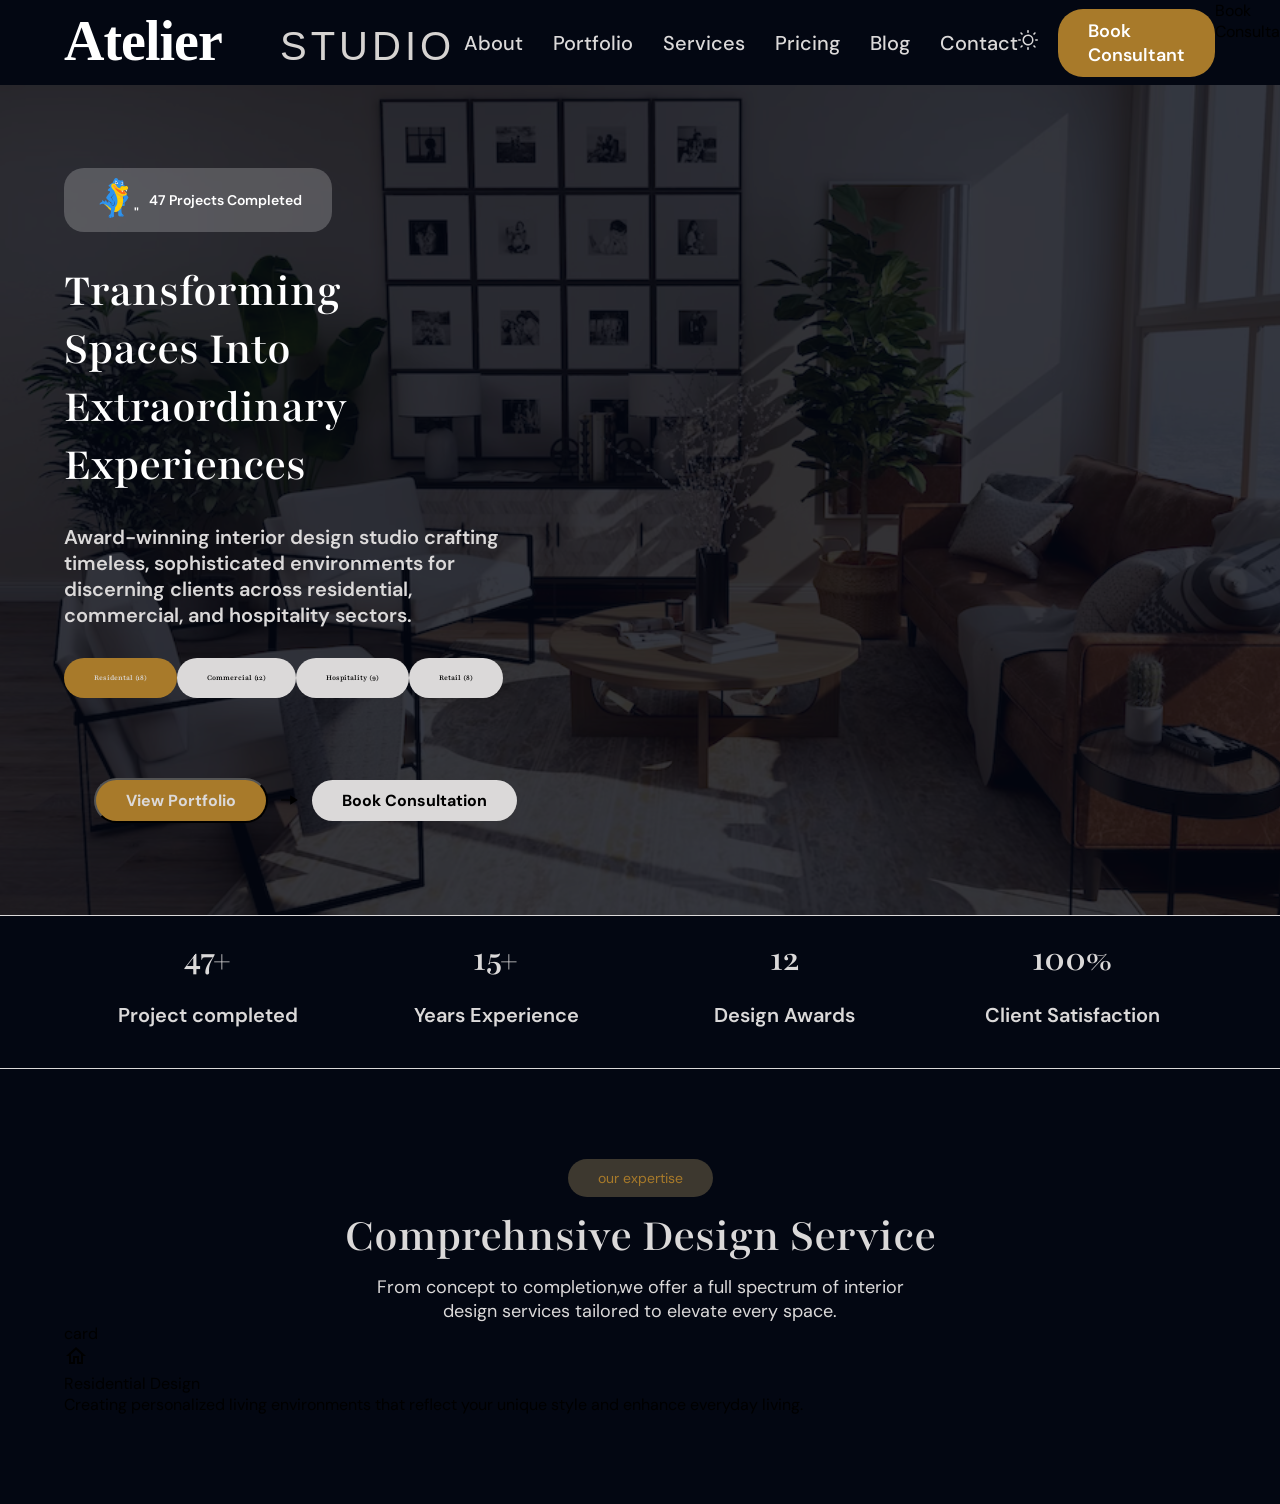
<file: index.html>
<!DOCTYPE html>
<html lang="en">

<head>
    <meta charset="UTF-8">
    <meta name="viewport" content="width=device-width, initial-scale=1.0">
    <title>Document</title>
    <link rel="stylesheet" href="./css/style.css">
</head>

<body>

    <nav>
        <div class="navigation">
            <div class="logo">
                <img src="./resources/image/logo-light.svg" alt="logo">

            </div>
            <div class="nav_items">
                <a href="../html/About.html">About</a>
                <a href="../html/portfolio.html">portfolio</a>
                <a href="../html/services.html">Services</a>
                <a href="../html/Pricing.html">Pricing</a>
                <a href="../html/Blog.html">Blog</a>
                <a href="../html/contact.html">contact</a>



            </div>
            <div class="consultant_button">
                <div>
                    <svg xmlns="http://www.w3.org/2000/svg" width="20" height="20" viewBox="0 0 20 20">
                        <path fill="currentColor"
                            d="M19 9.199h-.98c-.553 0-1 .359-1 .801c0 .441.447.799 1 .799H19c.552 0 1-.357 1-.799c0-.441-.449-.801-1-.801M10 4.5A5.483 5.483 0 0 0 4.5 10c0 3.051 2.449 5.5 5.5 5.5c3.05 0 5.5-2.449 5.5-5.5S13.049 4.5 10 4.5m0 9.5c-2.211 0-4-1.791-4-4c0-2.211 1.789-4 4-4a4 4 0 0 1 0 8m-7-4c0-.441-.449-.801-1-.801H1c-.553 0-1 .359-1 .801c0 .441.447.799 1 .799h1c.551 0 1-.358 1-.799m7-7c.441 0 .799-.447.799-1V1c0-.553-.358-1-.799-1s-.801.447-.801 1v1c0 .553.359 1 .801 1m0 14c-.442 0-.801.447-.801 1v1c0 .553.359 1 .801 1c.441 0 .799-.447.799-1v-1c0-.553-.358-1-.799-1m7.365-13.234c.391-.391.454-.961.142-1.273s-.883-.248-1.272.143l-.7.699c-.391.391-.454.961-.142 1.273s.883.248 1.273-.143zM3.334 15.533l-.7.701c-.391.391-.454.959-.142 1.271s.883.25 1.272-.141l.7-.699c.391-.391.454-.961.142-1.274s-.883-.247-1.272.142m.431-12.898c-.39-.391-.961-.455-1.273-.143s-.248.883.141 1.274l.7.699c.391.391.96.455 1.272.143s.249-.883-.141-1.273zm11.769 14.031l.7.699c.391.391.96.453 1.272.143c.312-.312.249-.883-.142-1.273l-.699-.699c-.391-.391-.961-.455-1.274-.143s-.248.882.143 1.273" />
                    </svg>
                </div>
                <div class="button">
                    <div class="button_text"> Book Consultant</div>
                    <div class="hov_button"></div>
                </div>
            </div>
            <div class="menu">
                <svg xmlns="http://www.w3.org/2000/svg" width="24" height="24" viewBox="0 0 24 24">
                    <path fill="currentColor" d="M3 6h18v2H3zm0 5h18v2H3zm0 5h18v2H3z" />
                </svg>
            </div>

            <div class="button">
                <div class="button_text">Book Consultant</div>
                <div class="hov_button"></div>
            </div>
        </div>
        </div>
    </nav>
    <!--MAIN SECTION-->
    <main>
        <!--hero section-->
        <div class="hero">
            <div class="hero_body">
                <div class="hero_top">
                    <div><svg xmlns="http://www.w3.org/2000/sv" width="256" height="355" viewBox="0 0 256 355">
                            <path fill="#2e93ee"
                                d="M194.533 259.738c-10.035 9.736-20.03 23.101-30.147 32.754c4.812 25.37-4.607 36.508 6.745 45.625c4.113 3.26 28.79 10.23 42.98 2.145c.287-13.16-6.869-17.078-14.519-21.987c-7.773-16.5-4.977-42.077-5.141-58.537" />
                            <path fill="#2e578b"
                                d="M200.291 343.975a22.92 22.92 0 0 0-14.148-16.5a18.5 18.5 0 0 1 8.801 16.5a58 58 0 0 0 5.347 0m11.969-2.723a22.75 22.75 0 0 0-14.066-16.5c7.32 5.651 9.665 11.715 8.637 18.315a30 30 0 0 0 5.429-1.815" />
                            <path fill="#2e93ee"
                                d="M182.811 128.392c-5.182 7.549-7.485 23.39 33.726 46.615c0 0-17.315 29.99-22.785 35.476s-8.802 20.09-3.455 27.433a66.7 66.7 0 0 0 9.46 10.602s13.654 2.557 19.495-.743c7.224-8.012 8.853-19.63 4.113-29.33c0 0 34.754-36.467 32.533-47.44s-56.676-66.54-73.087-42.613" />
                            <path fill="#2e578b"
                                d="M223.159 218.445s-14.066 11.633-17.603 13.613a40 40 0 0 0 8.226-3.547s6.251 7.672 1.686 14.149c0 0 8.226-4.826 2.755-15.923a68 68 0 0 0 5.183-7.55z" />
                            <path fill="#2e93ee"
                                d="M78.302 211.68a15.05 15.05 0 0 1-2.385 7.59c-2.385 3.754-3.743 3.342 2.18 6.56a43.9 43.9 0 0 0 14.066 4.372c8.226 1.361 6.375.454 2.714-7.384a67 67 0 0 0-5.716-10.107c-8.226-11.344-10.53-10.56-10.859-1.114m-29.53-3.837c-3.044 5.652 1.604 6.56 7.568 8.664a30 30 0 0 0 6.91 1.526c6.703.743 4.976-.247 2.015-5.693a98 98 0 0 0-5.923-9.735c-11.804-16.996-6.17-3.012-10.57 5.239m-25.5-2.517c.1 1.291.1 2.587 0 3.878c-.411 4.703-.946 3.919 4.853 4.455a34.6 34.6 0 0 0 7.773 0c7.404-1.113 4.69-3.712.823-8.044a32 32 0 0 0-4.36-4.125c-14.642-11.303-9.13-3.341-8.925 3.878m97.929-165.833S79.372 61.15 79.742 68.04s11.845 5.94 16.452 15.18c0 0-25.706 17.822-24.06 25.99c1.644 8.168 18.22 5.197 22.332 11.674c0 0-4.113 16.253-.37 22.194s3.167.825 8.226 8.25c.37.165-2.591-60.475 19.043-111.875" />
                            <path fill="#2e93ee"
                                d="M112.563 59.171c14.807 14.108 33.48 22.977 50.506 33.91a111.4 111.4 0 0 1 30.477 26.937c10.2 13.695 4.113 29.825 6.663 46.615c.781 5.692 1.152 11.468 1.398 17.243c.44 10.5.137 21.018-.904 31.475c-2.592 24.999-3.867 45.377-21.47 64.106c-21.963 23.431-46.147 28.876-73.58 8.498a133.5 133.5 0 0 1-26.199-22.524c-5.634-6.6-12.626-10.808-18.672-16.954a88.2 88.2 0 0 0-26.98-19.513c-10.612-4.125-17.933 1.485-23.157 3.878c-2.673 1.238-6.375 3.63-9.377 1.238a3.18 3.18 0 0 1-1.028-3.754a27.7 27.7 0 0 1 6.95-9.86c16.164-14.85 42.281-15.18 61.694-4.744c7.362 4.126 15.382 8.457 23.896 8.993a22.73 22.73 0 0 0 16.78-4.785a22.13 22.13 0 0 0 6.87-12.87a39.26 39.26 0 0 0-1.44-20.627c-3.167-9.57-8.843-18.233-12.545-27.68c-12.338-32.135-16.451-68.767 3.579-98.798l2.796-4.125z" />
                            <path fill="#ffcf00"
                                d="M37.256 230.367c14.148 7.095 29.202 22.977 43.638 40.097c18.878 22.482 65.806 55.608 104.92 3.548c36.646-49.008 19.413-117.692 17.274-125.49l-.247-.824c-1.234-1.568-33.89-43.397-63.832-49.503c-7.979 6.93-9.542 19.183 1.07 40.304c17.89 35.518 32.203 87.289.41 119.094a43.25 43.25 0 0 1-16.944 10.726c-22.58 7.466-34.549-6.27-48.697-19.554a68.07 68.07 0 0 0-37.592-18.398" />
                            <path fill="#eca93f"
                                d="M190.215 267.741a75 75 0 0 1-37.757-15.47a52.14 52.14 0 0 0 33.356 21.823c1.563-2.063 3.249-4.208 4.4-6.353m-63.584 3.177a87.4 87.4 0 0 0 22.785 29.66a49 49 0 0 0 8.966-3.053a72.7 72.7 0 0 1-31.752-26.607m-48.039-3.094l2.304 2.722l1.07 1.28a16.05 16.05 0 0 1 1.027-9.984a53 53 0 0 0-4.4 5.982m15.875 15.882c1.646 1.32 3.332 2.64 5.1 4.125c-1.192-5.693-1.727-11.633.206-14.933a54.5 54.5 0 0 0-5.306 10.808" />
                            <path fill="#ff9144"
                                d="m63.455 251.364l3.66 3.754c-.06-2.65.217-5.298.823-7.879a40 40 0 0 0-4.483 4.125" />
                            <path fill="#eca93f"
                                d="M162.576 225.087a75.75 75.75 0 0 1 43.885 0c.37-2.063.699-4.126.987-6.106c-28.75-6.847-44.872 6.106-44.872 6.106m45.735-45.13a277 277 0 0 0-.699-7.095c-30.476-.743-46.188 14.108-46.188 14.108a74.37 74.37 0 0 1 46.887-7.013m-12.009-40.015c-1.193-1.36-2.51-2.846-4.113-4.414c-32.369 0-41.13 15.099-41.13 15.099a71.4 71.4 0 0 1 45.243-10.685" />
                            <path fill="#eca93f"
                                d="M207.9 175.295a204 204 0 0 0-3.578-21.822l-2.344-1.444c-10.324-6.765-55.813-34.198-69.138-42.448a27 27 0 0 0 0 6.105c13.984 19.636 45.365 52.885 75.06 59.61" />
                            <path fill="#2e93ee"
                                d="M104.749 254.664a20.54 20.54 0 0 1 18.754-8.951c20.812 2.722 14.231 27.432 9.254 41.953a119 119 0 0 0-5.922 32.3c0 14.356 5.47 18.687-1.193 24.298a56.5 56.5 0 0 1-36.358 10.148c-11.557-2.64-11.845-26.484 6.58-32.548c5.1-11.138 4.895-22.524 4.484-34.404c-.288-8.25-.987-24.752 4.4-33.002" />
                            <path fill="#2e578b"
                                d="M100.266 354.288a64 64 0 0 0 4.894-.908a21.33 21.33 0 0 1 5.758-19.347c-7.568 4.332-10.036 11.716-10.652 20.255m-11.146.165a24.39 24.39 0 0 1 5.552-21.534A22.13 22.13 0 0 0 84.225 351.4a9.25 9.25 0 0 0 4.895 3.053m10.693-129.985s-2.385 13.82 6.992 18.44c7.897 4.125 17.603 4.125 22.456-1.774c6.704-8.25 16.452-24.752-10.24-40.964c-16.452-10.024-17.48 24.01-17.48 24.01zm2.303-66.251c3.496 7.632 6.663 13.53 6.828 14.067c.164.536 21.716-27.02 17.685-31.475c-4.03-4.455-21.099 11.427-24.513 17.408" />
                            <path fill="#2e93ee"
                                d="M123.257 118.698c23.32 22.565-25.089 52.431-25.089 52.431c5.264 3.341 11.927 14.768 16.904 23.101s6.95 6.972 13.038 13.902c6.087 6.93-11.27 17.285-11.27 17.285s-58.238-31.558-58.074-51.772c0-2.516 13.532-24.998 27.187-38.942c6.868-7.012 26.158-26.772 37.304-16.005" />
                            <path fill="#2e93ee"
                                d="M100.636 214.196s-4.113 21.492 8.472 27.763c0 0 10.406.66 15.67-3.135c0 0 13.12-20.214 3.332-30.692s-27.474 6.064-27.474 6.064" />
                            <path fill="#2e578b"
                                d="M100.389 215.722s16.822 9.035 19.742 9.86c-2.928.404-5.91-.04-8.596-1.28c0 0-4.113 8.251.7 13.367c0 0-7.733-1.362-4.978-14.315l-7.033-7.26z" />
                            <path fill="#2e93ee"
                                d="M115.483 52.694S124.243.882 145.672.016c14.107-.62 21.222 17.408 21.222 17.408a45.14 45.14 0 0 1 24.349 7.26s4.113-7.136 10.652-4.826c6.54 2.31 13.984 17.326 11.31 41.994a21.47 21.47 0 0 1 15.383 10.602a11.47 11.47 0 0 1-7.362 4.744c-4.442.371-23.608-6.641-28.79-2.062a16.73 16.73 0 0 0-6.869 16.5s-21.181-2.145-30.6-14.232c-9.418-12.086-17.52-35.518-39.484-24.71" />
                            <path fill="#f1f1f2"
                                d="M188.405 56.448s5.264-17.408 15.382-22.276c.36 8.427 1.28 16.82 2.756 25.123a157 157 0 0 0-18.138-2.847m-45.818-35.683s13.038 6.312 21.799 33.414a186 186 0 0 0-29.531-2.64a71.4 71.4 0 0 0 7.732-30.774" />
                            <path fill="#2e578b"
                                d="M147.934 32.81c3.167 0 5.758 3.549 5.758 7.963s-2.591 7.92-5.758 7.92s-5.758-3.548-5.758-7.92c0-4.373 2.55-7.962 5.758-7.962m48.696 21.121c2.51 0 4.525-2.681 4.525-6.023s-2.015-6.023-4.524-6.023a4.1 4.1 0 0 0-1.399.33a15.9 15.9 0 0 0-3.084 5.487q-.03.207 0 .412c-.041 3.136 1.974 5.817 4.483 5.817" />
                            <path fill="#ff9144"
                                d="M143.821 65.606s-15.629-12.375-23.567-3.547c-9.46 10.643 0 27.185 0 27.185s1.152-7.096 4.689-9.447c0 0 1.398 22.4 37.756 47.316s52.193 22.194 60.13 20.09c7.939-2.104 16-7.797 12.957-14.19c-3.044-6.395-23.567-23.762-23.567-23.762s-7.774.949-23.608-4.62c-15.835-5.57-37.016-16.501-50.671-35.477a66 66 0 0 0 5.881-3.548" />
                            <path fill="#ff6b17"
                                d="M134.69 94.73c20.361-4.899 41.81.895 56.964 15.387l-4.113-2.227s18.673-.908 21.264 1.691a44.45 44.45 0 0 1 19.33 33.002c.535 6.394-14.56 10.024-48.203-6.766c-20.893-10.56-45.242-41.087-45.242-41.087" />
                            <path fill="#ff9144" d="m175.573 98.98l.781.412z" />
                            <path fill="#ebeef2"
                                d="M210.697 109.127s-4.524 18.605-11.516 16.501c-2.345-.701-1.399-5.982-2.345-9.612s-3.66-10.56-3.66-10.56zm34.589-7.054s-1.44 19.1-8.678 18.192c-2.426-.289-2.344-5.651-3.866-9.075s-5.265-9.86-5.265-9.86z" />
                            <path fill="#ffcf00"
                                d="M252.977 85.325c-.904-13.448-18.59-19.347-31.587-9.9c-10.61-2.352-22.374-9.447-32.903 1.196a12.4 12.4 0 0 0-3.249 14.768s-22.045-3.548-29.654-14.81c-7.609-11.261-17.562-26.36-28.214-27.432c-5.676-.537-15.26-1.362-20.812 9.488s-8.226 30.444 32.903 61.465c41.13 31.022 59.144 39.396 68.11 39.355c11.393 0 12.092-4.126 25.212-6.106c6.704-.948 11.804-12.375 4.442-22.276a84.6 84.6 0 0 0-22.045-19.553c-.411.412 15.958 13.572 19.002 19.966s-5.964 10.437-13.861 12.375c-7.897 1.94-18.056 4.126-54.372-20.626c-36.317-24.75-40.225-49.79-40.225-49.79c-4.606-.702-5.14 9.322-5.14 9.322s-5.306-11.592 1.809-18.522c8.596-8.25 17.48 1.939 17.48 1.939h-.535c-5.388-2.6-6.128 2.062-6.128 2.062a133 133 0 0 0 54.866 41.706c15.835 5.57 24.143-.701 24.143-.701c7.52-.054 15.025-.66 22.456-1.815c5.676-1.526 19.577-3.92 18.302-22.111" />
                            <path fill="#eca93f"
                                d="M200.291 83.88c3.702-1.154 6.54 3.837 1.687 5.982c-.7 1.857.41 3.878 3.372 4.58a5.833 5.833 0 0 1-7.794-2.744c-1.397-2.916-.172-6.416 2.735-7.817m41.705-1.526c-3.044-.99-5.388 3.135-1.357 4.95c.534 1.526-.37 3.176-2.838 3.754c7.814 1.609 8.226-7.26 4.113-8.704" />
                        </svg>"
                        </svg></div>
                    <div>47 Projects Completed</div>
                </div>
                <div class="hero_title">
                    Transforming Spaces Into
                    Extraordinary Experiences
                </div>
                <div class="hero_description">
                    Award-winning interior design studio crafting timeless,
                    sophisticated environments for discerning clients across
                    residential, commercial, and hospitality sectors.
                </div>
                <div class="hero_cta">
                    <div>Residental (18)</div>
                    <div>Commercial (12)</div>
                    <div>Hospitality (9)</div>
                    <div>Retail (8) </div>
                </div>
                <div class="hero_button">
                    <button class="primary">View Portfolio</button>
                    <svg xmlns="http://www.w3.org/2000/svg" width="24" height="24" viewBox="0 0 24 24">
                        <path fill="currentColor" d="M12.192 16.827V12.5H3.077v-1h9.115V7.173L19.788 12z" />
                    </svg>
                    <button class="second">Book Consultation</button>
                </div>
            </div>
        </div>
        <!--CTA SECTION-->
        <div class="cta">
            <div class="cta_body">
                <div class="cta_content">
                    <div>47+</div>
                    <p>Project completed</p>
                </div>
                <div class="cta_content">
                    <div>15+</div>
                    <p>Years Experience</p>
                </div>
                <div class="cta_content">
                    <div>12</div>
                    <p>Design Awards</p>
                </div>
                <div class="cta_content">
                    <div>100%</div>
                    <p>Client Satisfaction</p>
                </div>
            </div>
        </div>
        <!-- expertise -->
        <div class="exp">
            <div class="exp_main">
                <div class="exp_top">
                    <div class="exp_sub">our
                        expertise
                    </div>
                    <div class="exp_title">Comprehnsive
                        Design Service
                    </div>
                    <div class="exp_desc">
                        From concept to completion,we offer a full spectrum of interior design services tailored to
                        elevate every space.
                    </div>
                </div>
                <div class="exp_cards">
                    <div class="exp_card_body">card</div>
                    <div>
                        <svg xmlns="http://www.w3.org/2000/svg" width="24" height="24" viewBox="0 0 24 24"><path fill="currentColor" d="m12 5.69l5 4.5V18h-2v-6H9v6H7v-7.81zM12 3L2 12h3v8h6v-6h2v6h6v-8h3"/></svg>
                    </div>
                 <div>
                    Residential Design
                 </div>
                 <div>
                    Creating personalized living environments that
                    reflect your unique style and enhance everyday living.

                 </div>
                </div>
            </div>
        </div>
        
    </main>

</body>

</html>
</file>
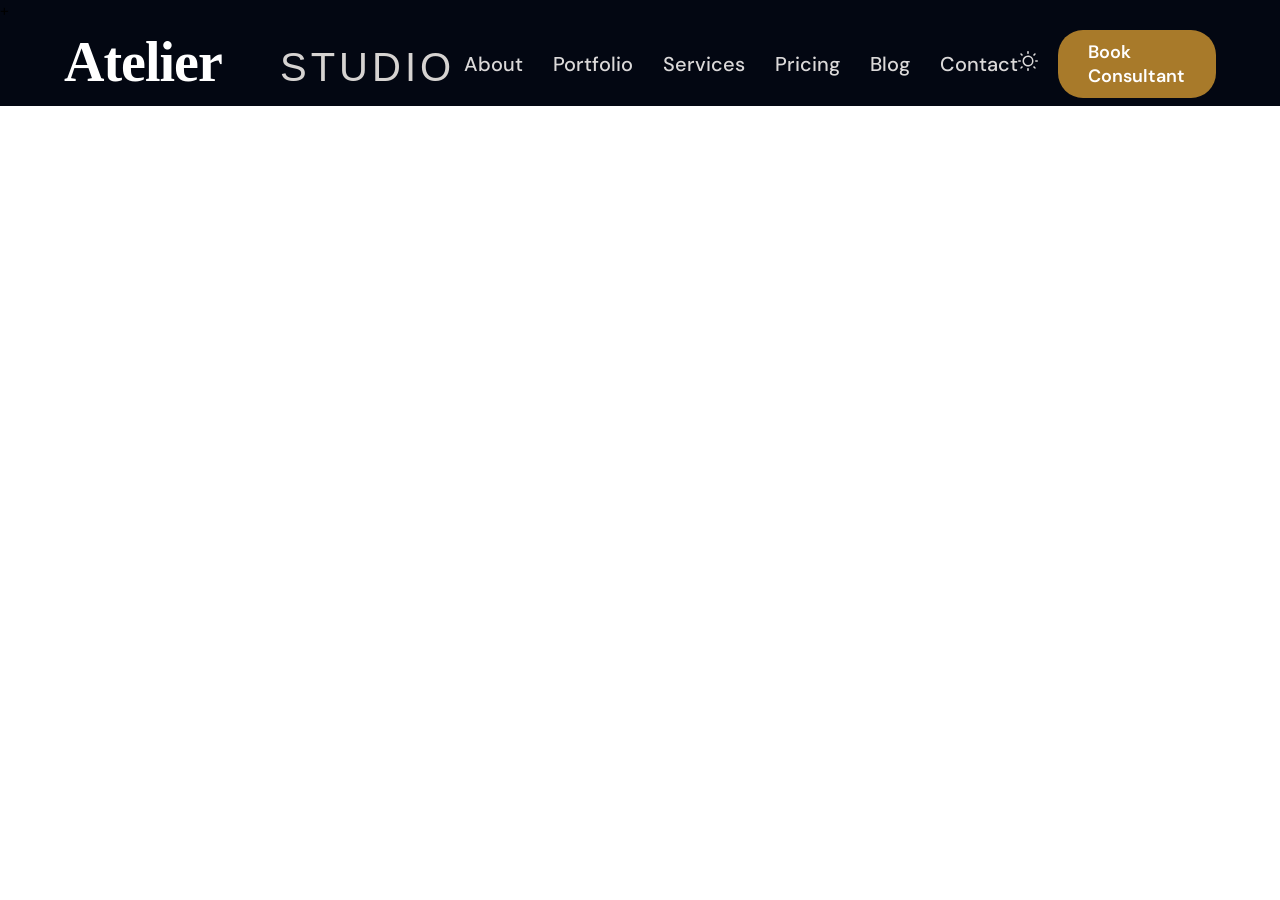
<file: html/About.html>
<!DOCTYPE html>
<html lang="en">
<head>
    <meta charset="UTF-8">
    <meta name="viewport" content="width=device-width, initial-scale=1.0">
    <title>Document</title>
     <link rel="stylesheet" href="../css/style.css">
 </head>
 <body>
      <nav>+
        <div class="navigation">
            <div class="logo">
                <img src="../resources/image/logo.svg" alt="logo">
                
            </div>
          <div class="nav_items">
            <a href="../html/About.html">About</a>
            <a href="../html/portfolio.html">portfolio</a>
            <a href="../html/services.html">Services</a>
            <a href="../html/Pricing.html">Pricing</a>
            <a href="../html/Blog.html">Blog</a>
             <a href="../html/contact.html">contact</a>
          
            
           
          </div>
          <div class="consultant_button">
            <div>
                <svg xmlns="http://www.w3.org/2000/svg" width="20" height="20" viewBox="0 0 20 20"><path fill="currentColor" d="M19 9.199h-.98c-.553 0-1 .359-1 .801c0 .441.447.799 1 .799H19c.552 0 1-.357 1-.799c0-.441-.449-.801-1-.801M10 4.5A5.483 5.483 0 0 0 4.5 10c0 3.051 2.449 5.5 5.5 5.5c3.05 0 5.5-2.449 5.5-5.5S13.049 4.5 10 4.5m0 9.5c-2.211 0-4-1.791-4-4c0-2.211 1.789-4 4-4a4 4 0 0 1 0 8m-7-4c0-.441-.449-.801-1-.801H1c-.553 0-1 .359-1 .801c0 .441.447.799 1 .799h1c.551 0 1-.358 1-.799m7-7c.441 0 .799-.447.799-1V1c0-.553-.358-1-.799-1s-.801.447-.801 1v1c0 .553.359 1 .801 1m0 14c-.442 0-.801.447-.801 1v1c0 .553.359 1 .801 1c.441 0 .799-.447.799-1v-1c0-.553-.358-1-.799-1m7.365-13.234c.391-.391.454-.961.142-1.273s-.883-.248-1.272.143l-.7.699c-.391.391-.454.961-.142 1.273s.883.248 1.273-.143zM3.334 15.533l-.7.701c-.391.391-.454.959-.142 1.271s.883.25 1.272-.141l.7-.699c.391-.391.454-.961.142-1.274s-.883-.247-1.272.142m.431-12.898c-.39-.391-.961-.455-1.273-.143s-.248.883.141 1.274l.7.699c.391.391.96.455 1.272.143s.249-.883-.141-1.273zm11.769 14.031l.7.699c.391.391.96.453 1.272.143c.312-.312.249-.883-.142-1.273l-.699-.699c-.391-.391-.961-.455-1.274-.143s-.248.882.143 1.273"/></svg>
            </div>
            <div class="button">
              <div class="button_text"> Book Consultant</div>
              <div class="hov_button"></div>
          </div>
          </div>
          <div class="menu">
            <svg xmlns="http://www.w3.org/2000/svg" width="24" height="24" viewBox="0 0 24 24"><path fill="currentColor" d="M3 6h18v2H3zm0 5h18v2H3zm0 5h18v2H3z"/></svg>
        </div>
    </nav>
    
</body>
</html>
</file>
<file: css/style.css>
@import url('https://fonts.googleapis.com/css2?family=DM+Sans:ital,opsz,wght@0,9..40,100..1000;1,9..40,100..1000&display=swap');
@import url('https://fonts.googleapis.com/css2?family=Playfair:ital,opsz,wght@0,5..1200,300..900;1,5..1200,300..900&display=swap');
:root{
    --primary-color:#030712;
    --color-white: rgb(219, 217, 217);
    --secondary-color:#A87A2A;
    --secondary-color-fade:#f2d2893e;
    --font-family:"Playfair", serif;
}
*{
    font-family: "DM Sans", sans-serif;
}
body{
    margin: 0px;
    padding: 0px;
}
nav{
    background-color:#030712;
}

.navigation{
    width: 90%;
    margin: 0px auto;
    display: flex;
    justify-content: space-between;
}
.logo img{
    height: 80px;
    width: fit-content;
    /* aspect-ratio: square; */
}

.nav_items{
    display: flex;
    align-items: center;
    gap: 30px;
}
.nav_items a{
    color:rgb(219, 217, 217);
    text-decoration: none;
    text-transform: capitalize;
    font-size: 20px;
    font-weight: 500;
}
.consultant_button div svg{
    color: rgb(219, 217, 217) !important;
}

.consultant_button{
    display: flex;
    gap:20px;
    align-items: center;
}
.consultant_button .button{
    border: none;
    padding: 10px 30px;
    border-radius: 25px;
    font-size: 18px;
    font-weight: 600;
    background-color: #A87A2A;
    color: white;
    position:relative;
    overflow:clip;
    transition: all .3s ease-in-out;
}
.consultant_button .button .button_text {
   position: relative;
   top: 0px;
   left: 0px;
   z-index: 1;
}
.consultant_button .button .hov_button{
    background-color: red;
    height:100%;
    width:0%;
    position: absolute;
    top: 0px;
    left: 0px;
    content:"";
    contain:"";
    transition: all .3s ease-in-out;
}
.consultant_button .button:hover{
    color: #A87A2A;
}
.consultant_button .button:hover .hov_button{
    width:100%;
}
.menu{
    display:none;
}


/* HERO SECTION */
.hero{
    width:100%;
    height:90vh;
    background-color: green;
    padding:10px 0px;
    margin:0%;
    background-image: url("../resources/image/image1.png");
    background-repeat:no-repeat;
    background-size: cover;
    position: relative;
}

.hero::after{
    content:"";
    position: absolute;
    top:0px;
    left:0px;
    height:100%;
    width:100%;
    background-color: rgba(3, 7, 18, 0.8);
    z-index: 0;
}

.hero_top{
    display:flex;
    gap:10px;
    align-items: center;
    color:white;
    background-color: rgba(255, 255, 255, 0.213);
    width: fit-content;
    border-radius: 20px;
    padding: 10px 30px;
    text-transform: capitalize;
    font-weight: 600;
    font-size: 14px;

}

.hero_top svg{
    color:#A87A2A !important;
    height: 40px !important;
    width:40px !important;
}

.hero_body{
    width: 90%;
    height:100%;
    margin:0px auto;
    display: flex;
    flex-direction: column;
    justify-content: center;
    gap:30px;
    position: relative;
    z-index: 1;
    /* align-items:self-start; */
}
.hero_title{
    font-family: "Playfair", serif;
    font-size:48px;
    font-weight: 600;
    width: 35%;
    color: white;
}
.hero_description{
    width:40%;
    font-weight:600;
    font-size: 20px;
    color: var(--color-white);
}


.hero_button{
    display: flex;
    gap: 10px;
    align-items: center;
    padding:10px 30px;
    border-radius:30px;
}
.hero_button .second{
    padding: 10px 30px;
    border: none;
    border-radius: 30px;
    background-color:  rgb(219, 217, 217);
    backdrop-filter:blur(20px);
    -webkit-backdrop-filter: blur(20px);
    font-size: 16px;
    font-weight: 700;
}
.hero_button .primary{
    background-color: #A87A2A;
    backdrop-filter: blur(0px) !important;
    -webkit-backdrop-filter: blur(0px) !important;
    font-size: 16px;
    font-weight: 700;
    color: rgb(219, 217, 217);
    text-transform: capitalize;
    display:flex;
    align-items: center;
    gap:30px;
    border-radius: 30px;
    padding: 10px 30px;
}
.hero_cta{
    display: flex;
    gap:0px;
    align-items: center;
    margin-top: 0px;
    padding-bottom: 40px;
    
}
.hero_cta div{
    padding:15px 30px;
    border-radius: 30px;
    font-size: 8px;
    font-weight: 600;
    background-color: rgb(219, 217, 217) ;
    position: relative;
    overflow: clip;
    font-family:var(--font-family);;
    
}
.hero_cta div p{
    position: relative;
    z-index: 1;
    margin: 0px;
    padding:0px;
}
.hero_cta div::after{
    position: absolute;
    height:100%;
    background-color: white;
    content:"";
    top:0px;
    left:0px;
    contain:"";
    /* z-index: -1; */
    filter: blur(50px);
}
.primary svg{
    height:20px !important;
    width:20px !important;
}
.hero_cta div:first-child{
    background-color: #A87A2A;
    color: rgb(219, 217, 217);
}
.cta{
    background-color: var(--primary-color);
    padding:20px 0px;
    color:var(--color-white);  
    border:1px solid var(--color-white);
    border-left:none;
    border-right:none;
}
.cta_body{
    width:90%;
    margin:0px auto;
    display:grid;
    grid-template-columns: 1fr 1fr 1fr 1fr;
    font-size:30px;
    font-weight:600;
}
.cta_content{
    display: flex;
    flex-direction: column;
    justify-content: center;
    align-items: center;
}
.cta_content div{
    font-size: 38px;
    font-family: "Playfair", serif;
}
.cta_content p{
    font-size: 20px;
}
.exp{
    display: flex;
    justify-content: center;
    background-color: var(--primary-color);
    /* background-color:red; */
}
.exp_main{
    width: 90%;
    padding: 7% 0px;
}
.exp_top{
    display:flex;
    flex-direction: column;
    gap: 10px;
    align-items: center;
}
.exp_sub{
    background-color: var(--secondary-color-fade);
    font-size: 14px;
    border-radius: 20px;
    width: fit-content;
    padding: 10px 30px;
    color: var(--secondary-color);
     


}
.exp_title{
    font-family: var(--font-family);
    font-size: 48px;
    color:var(--color-white);
    font-weight: 600;

}
.exp_desc{
    color:var(--color-white);
    font-size:18px;
    width:50%;
    margin:0px auto;
    text-align:center;
}


/* MEDIA QUERY */
@media(max-width:480px){
    navigation{
    padding: 12px 0px;
}
.logo img{
    height: 30px;
}
.nav_items{
    display: none;
}
.consultant_button{
    display: none;
}
.menu{
    display:block;
    color: rgb(219, 217, 217);
    cursor:pointer;
}
}
</file>
